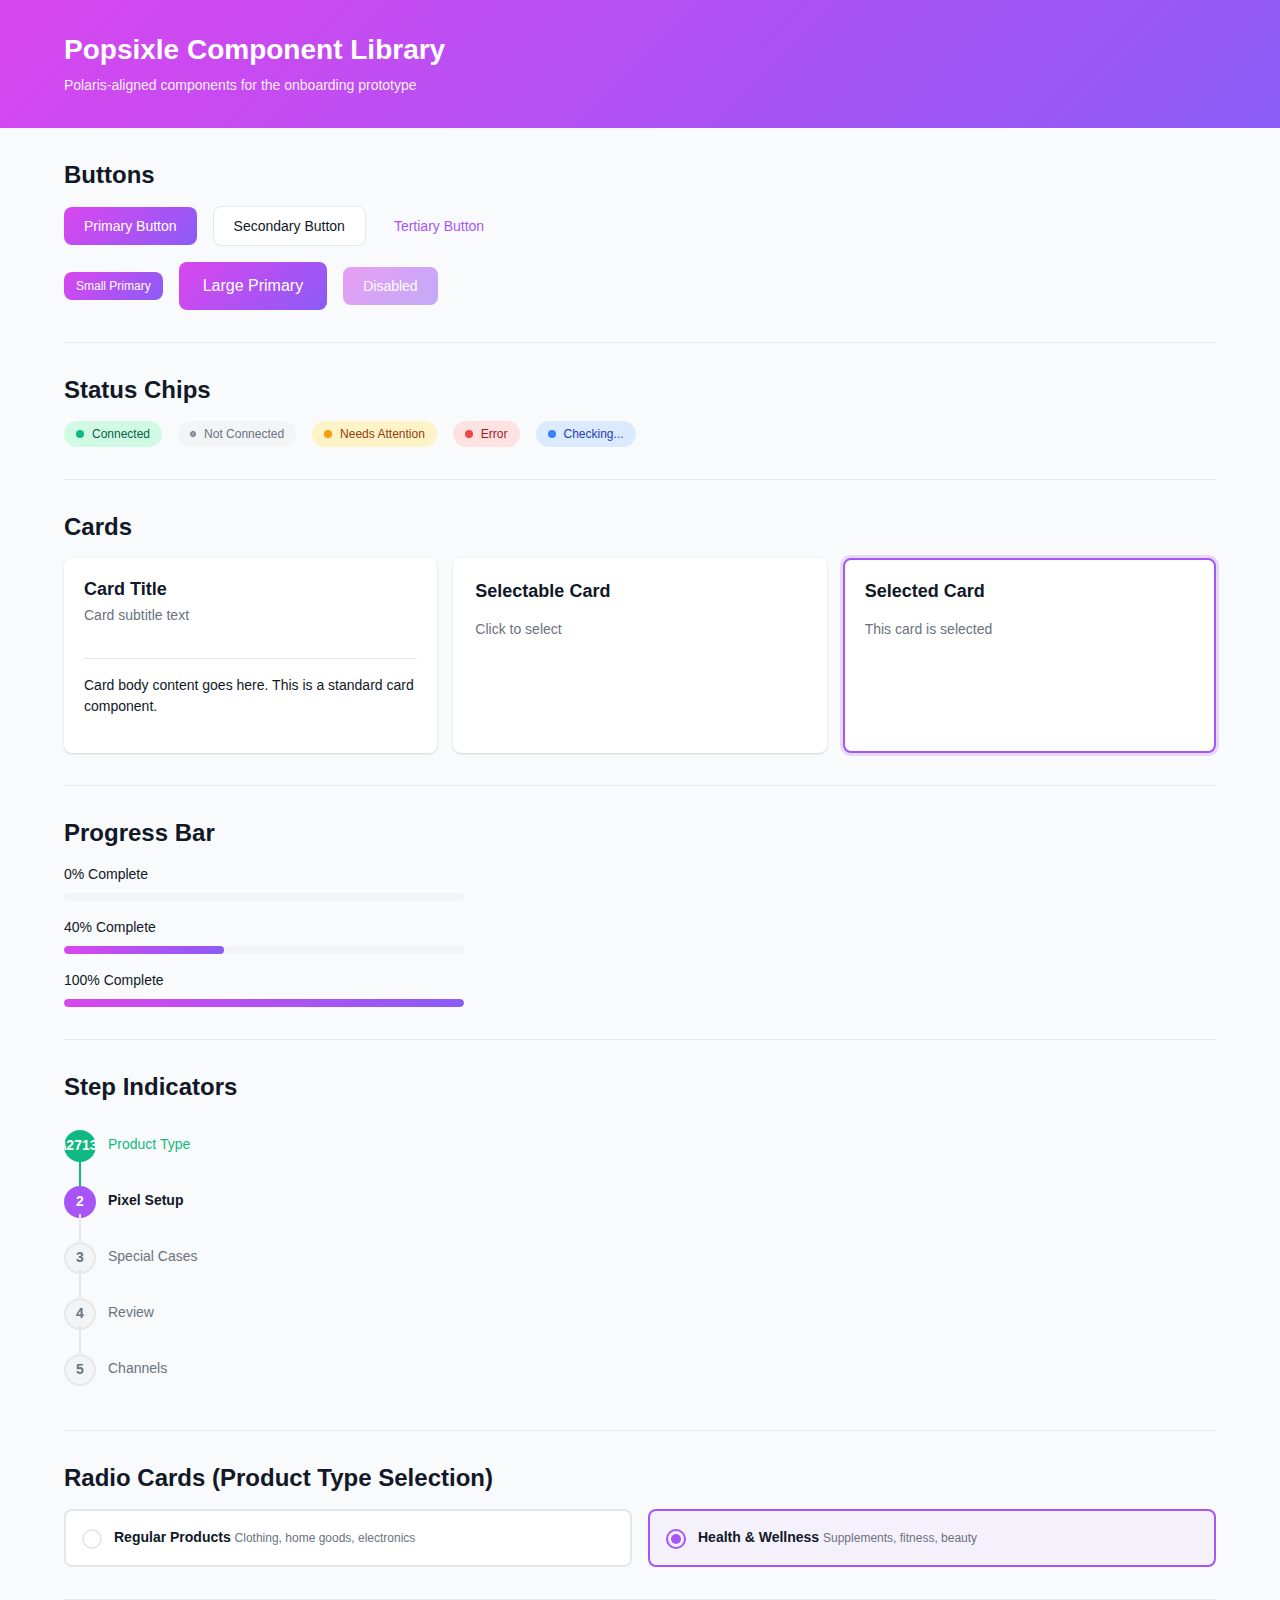
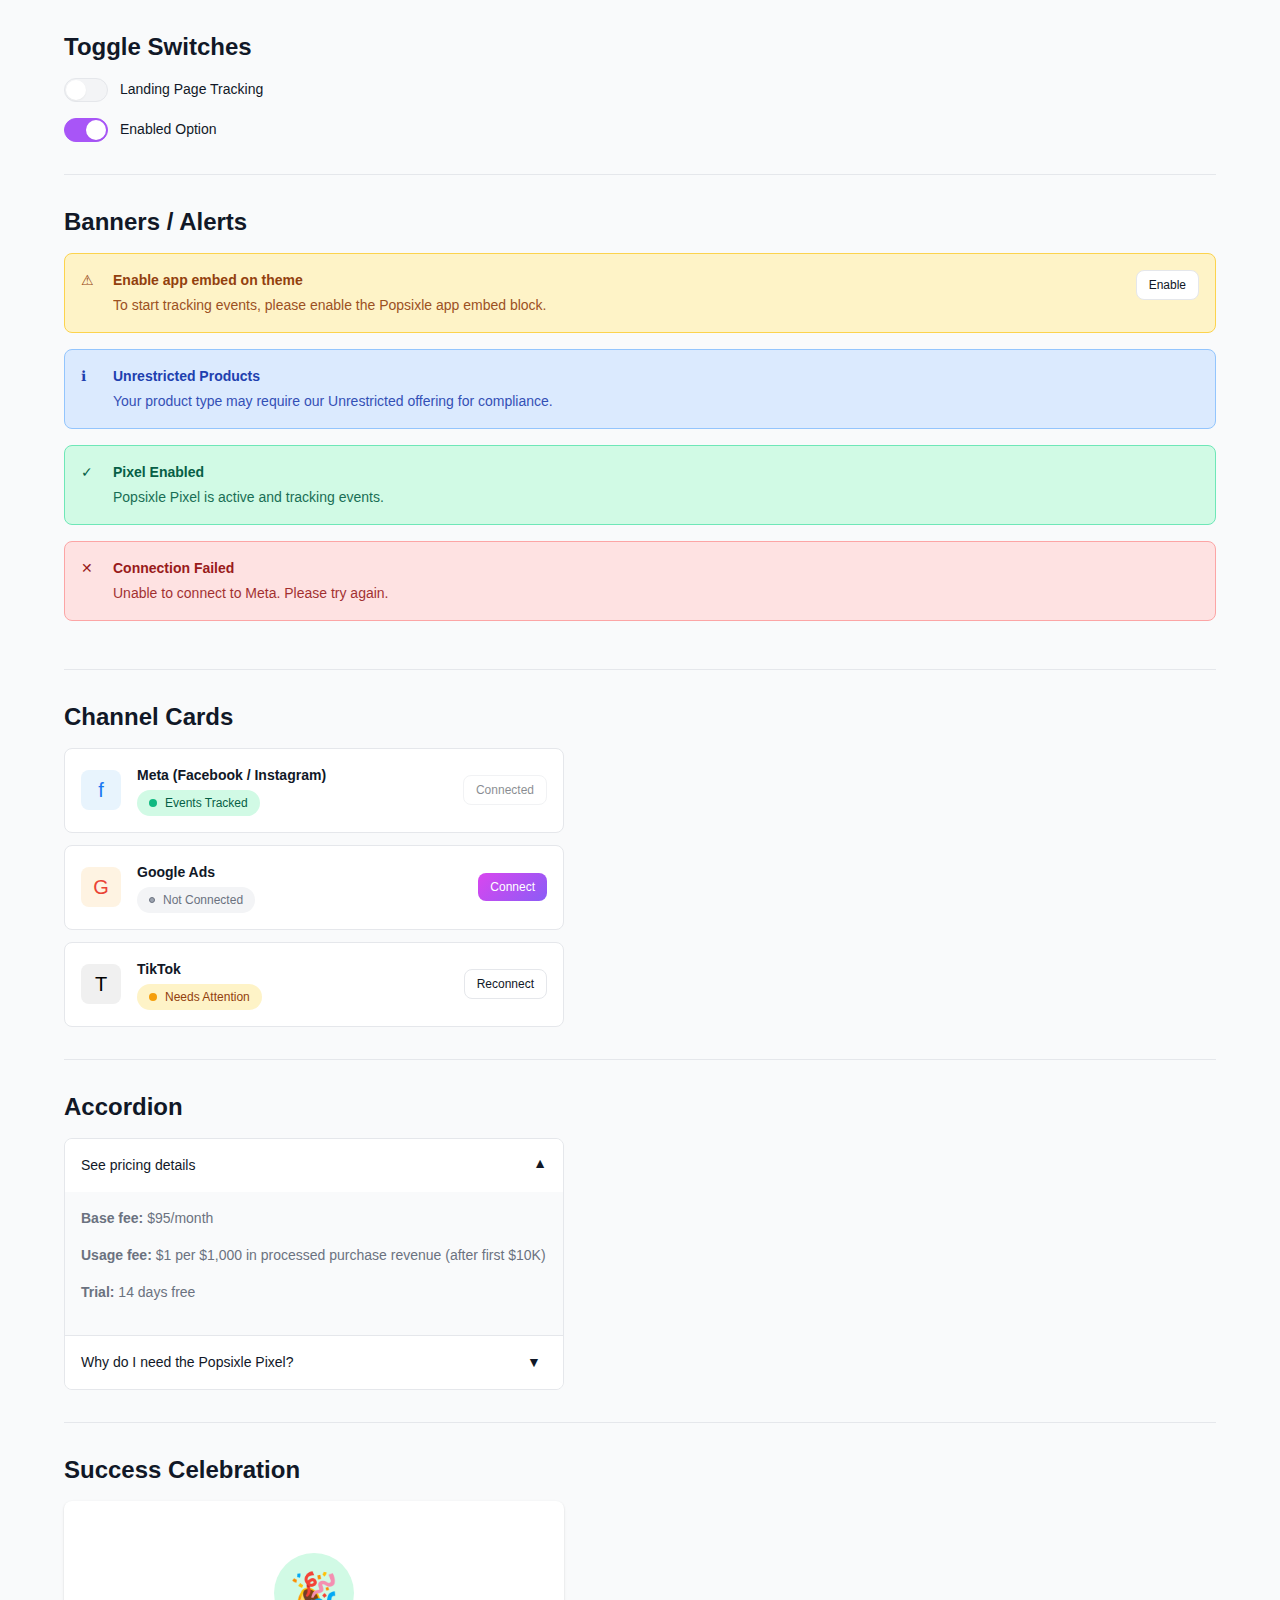
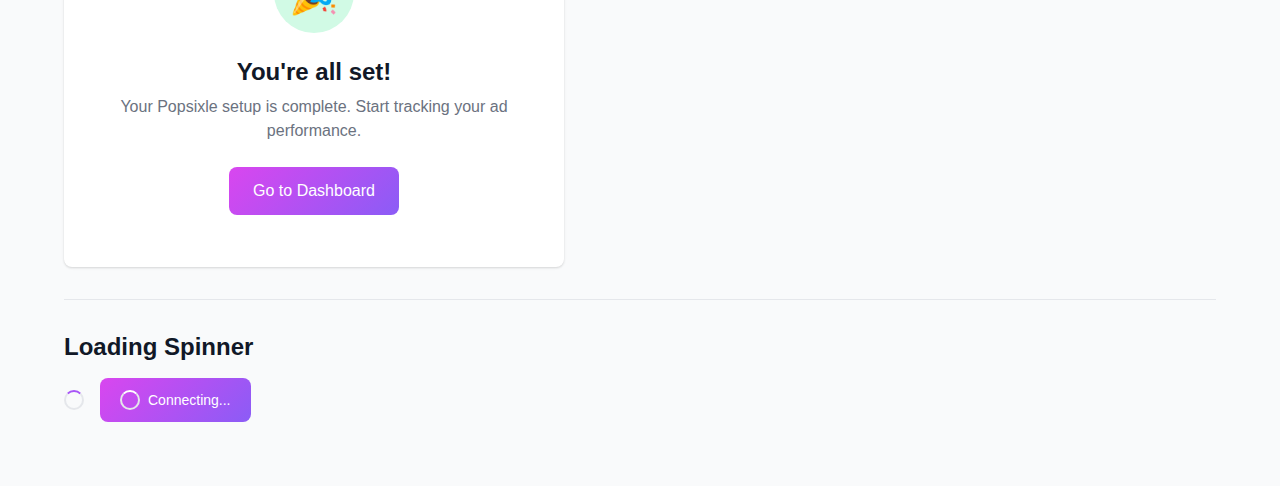
<file: components.html>
<!DOCTYPE html>
<html lang="en">
<head>
  <meta charset="UTF-8">
  <meta name="viewport" content="width=device-width, initial-scale=1.0">
  <title>Popsixle - Component Library</title>
  <link rel="stylesheet" href="css/styles.css">
  <link rel="stylesheet" href="css/components.css">
  <style>
    .component-section {
      margin-bottom: var(--space-8);
      padding-bottom: var(--space-8);
      border-bottom: 1px solid var(--color-border);
    }
    .component-section:last-child {
      border-bottom: none;
    }
    .component-grid {
      display: grid;
      grid-template-columns: repeat(auto-fit, minmax(200px, 1fr));
      gap: var(--space-4);
      margin-top: var(--space-4);
    }
    .component-row {
      display: flex;
      flex-wrap: wrap;
      gap: var(--space-4);
      margin-top: var(--space-4);
      align-items: center;
    }
    .page-header {
      background: linear-gradient(135deg, var(--color-primary-gradient-start), var(--color-primary-gradient-end));
      color: white;
      padding: var(--space-8);
      margin-bottom: var(--space-8);
    }
    .page-header h1 {
      margin: 0;
    }
    .page-header p {
      margin: var(--space-2) 0 0;
      opacity: 0.9;
    }
  </style>
</head>
<body>
  <div class="page-header">
    <div class="container">
      <h1>Popsixle Component Library</h1>
      <p>Polaris-aligned components for the onboarding prototype</p>
    </div>
  </div>

  <div class="container">
    <!-- Buttons -->
    <section class="component-section">
      <h2>Buttons</h2>
      <div class="component-row">
        <button class="btn btn-primary">Primary Button</button>
        <button class="btn btn-secondary">Secondary Button</button>
        <button class="btn btn-tertiary">Tertiary Button</button>
      </div>
      <div class="component-row">
        <button class="btn btn-primary btn-sm">Small Primary</button>
        <button class="btn btn-primary btn-lg">Large Primary</button>
        <button class="btn btn-primary" disabled>Disabled</button>
      </div>
    </section>

    <!-- Status Chips -->
    <section class="component-section">
      <h2>Status Chips</h2>
      <div class="component-row">
        <span class="status-chip status-connected">Connected</span>
        <span class="status-chip status-not-connected">Not Connected</span>
        <span class="status-chip status-attention">Needs Attention</span>
        <span class="status-chip status-error">Error</span>
        <span class="status-chip status-checking">Checking...</span>
      </div>
    </section>

    <!-- Cards -->
    <section class="component-section">
      <h2>Cards</h2>
      <div class="component-grid">
        <div class="card">
          <div class="card-header">
            <h3 class="card-title">Card Title</h3>
            <p class="card-subtitle">Card subtitle text</p>
          </div>
          <div class="card-body">
            <p>Card body content goes here. This is a standard card component.</p>
          </div>
        </div>
        <div class="card card-selectable">
          <div class="card-body">
            <h4>Selectable Card</h4>
            <p class="text-secondary text-sm">Click to select</p>
          </div>
        </div>
        <div class="card card-selectable selected">
          <div class="card-body">
            <h4>Selected Card</h4>
            <p class="text-secondary text-sm">This card is selected</p>
          </div>
        </div>
      </div>
    </section>

    <!-- Progress Bar -->
    <section class="component-section">
      <h2>Progress Bar</h2>
      <div style="max-width: 400px;">
        <p class="text-sm mb-2">0% Complete</p>
        <div class="progress-bar">
          <div class="progress-bar-fill" style="width: 0%"></div>
        </div>
        <p class="text-sm mb-2 mt-4">40% Complete</p>
        <div class="progress-bar">
          <div class="progress-bar-fill" style="width: 40%"></div>
        </div>
        <p class="text-sm mb-2 mt-4">100% Complete</p>
        <div class="progress-bar">
          <div class="progress-bar-fill" style="width: 100%"></div>
        </div>
      </div>
    </section>

    <!-- Step Indicators -->
    <section class="component-section">
      <h2>Step Indicators</h2>
      <div style="max-width: 300px;">
        <ul class="step-list">
          <li class="step-item completed">
            <span class="step-number"></span>
            <div class="step-content">
              <span class="step-title">Product Type</span>
            </div>
          </li>
          <li class="step-item active">
            <span class="step-number">2</span>
            <div class="step-content">
              <span class="step-title">Pixel Setup</span>
            </div>
          </li>
          <li class="step-item">
            <span class="step-number">3</span>
            <div class="step-content">
              <span class="step-title">Special Cases</span>
            </div>
          </li>
          <li class="step-item">
            <span class="step-number">4</span>
            <div class="step-content">
              <span class="step-title">Review</span>
            </div>
          </li>
          <li class="step-item">
            <span class="step-number">5</span>
            <div class="step-content">
              <span class="step-title">Channels</span>
            </div>
          </li>
        </ul>
      </div>
    </section>

    <!-- Radio Cards -->
    <section class="component-section">
      <h2>Radio Cards (Product Type Selection)</h2>
      <div class="component-grid">
        <label class="radio-card">
          <input type="radio" name="demo-type" class="radio-card-input">
          <span class="radio-card-indicator"></span>
          <div class="radio-card-content">
            <span class="radio-card-title">Regular Products</span>
            <span class="radio-card-description">Clothing, home goods, electronics</span>
          </div>
        </label>
        <label class="radio-card selected">
          <input type="radio" name="demo-type" class="radio-card-input" checked>
          <span class="radio-card-indicator"></span>
          <div class="radio-card-content">
            <span class="radio-card-title">Health & Wellness</span>
            <span class="radio-card-description">Supplements, fitness, beauty</span>
          </div>
        </label>
      </div>
    </section>

    <!-- Toggles -->
    <section class="component-section">
      <h2>Toggle Switches</h2>
      <div class="component-row">
        <label class="toggle">
          <input type="checkbox" class="toggle-input">
          <span class="toggle-switch"></span>
          <span class="toggle-label">Landing Page Tracking</span>
        </label>
      </div>
      <div class="component-row">
        <label class="toggle">
          <input type="checkbox" class="toggle-input" checked>
          <span class="toggle-switch"></span>
          <span class="toggle-label">Enabled Option</span>
        </label>
      </div>
    </section>

    <!-- Banners -->
    <section class="component-section">
      <h2>Banners / Alerts</h2>
      <div class="banner banner-warning">
        <span class="banner-icon">&#9888;</span>
        <div class="banner-content">
          <div class="banner-title">Enable app embed on theme</div>
          <div class="banner-message">To start tracking events, please enable the Popsixle app embed block.</div>
        </div>
        <div class="banner-action">
          <button class="btn btn-sm btn-secondary">Enable</button>
        </div>
      </div>
      <div class="banner banner-info">
        <span class="banner-icon">&#8505;</span>
        <div class="banner-content">
          <div class="banner-title">Unrestricted Products</div>
          <div class="banner-message">Your product type may require our Unrestricted offering for compliance.</div>
        </div>
      </div>
      <div class="banner banner-success">
        <span class="banner-icon">&#10003;</span>
        <div class="banner-content">
          <div class="banner-title">Pixel Enabled</div>
          <div class="banner-message">Popsixle Pixel is active and tracking events.</div>
        </div>
      </div>
      <div class="banner banner-error">
        <span class="banner-icon">&#10005;</span>
        <div class="banner-content">
          <div class="banner-title">Connection Failed</div>
          <div class="banner-message">Unable to connect to Meta. Please try again.</div>
        </div>
      </div>
    </section>

    <!-- Channel Cards -->
    <section class="component-section">
      <h2>Channel Cards</h2>
      <div style="max-width: 500px; display: flex; flex-direction: column; gap: var(--space-3);">
        <div class="channel-card" data-channel="meta">
          <div class="channel-icon channel-icon-meta">f</div>
          <div class="channel-info">
            <div class="channel-name">Meta (Facebook / Instagram)</div>
            <div class="channel-status">
              <span class="status-chip status-connected">Events Tracked</span>
            </div>
          </div>
          <div class="channel-action">
            <button class="btn btn-secondary btn-sm" disabled>Connected</button>
          </div>
        </div>
        <div class="channel-card" data-channel="google">
          <div class="channel-icon channel-icon-google">G</div>
          <div class="channel-info">
            <div class="channel-name">Google Ads</div>
            <div class="channel-status">
              <span class="status-chip status-not-connected">Not Connected</span>
            </div>
          </div>
          <div class="channel-action">
            <button class="btn btn-primary btn-sm">Connect</button>
          </div>
        </div>
        <div class="channel-card" data-channel="tiktok">
          <div class="channel-icon channel-icon-tiktok">T</div>
          <div class="channel-info">
            <div class="channel-name">TikTok</div>
            <div class="channel-status">
              <span class="status-chip status-attention">Needs Attention</span>
            </div>
          </div>
          <div class="channel-action">
            <button class="btn btn-secondary btn-sm">Reconnect</button>
          </div>
        </div>
      </div>
    </section>

    <!-- Accordion -->
    <section class="component-section">
      <h2>Accordion</h2>
      <div class="accordion" style="max-width: 500px;">
        <div class="accordion-item open">
          <div class="accordion-header">
            <span class="accordion-title">See pricing details</span>
            <span class="accordion-icon">&#9660;</span>
          </div>
          <div class="accordion-content">
            <div class="accordion-body">
              <p><strong>Base fee:</strong> $95/month</p>
              <p><strong>Usage fee:</strong> $1 per $1,000 in processed purchase revenue (after first $10K)</p>
              <p><strong>Trial:</strong> 14 days free</p>
            </div>
          </div>
        </div>
        <div class="accordion-item">
          <div class="accordion-header">
            <span class="accordion-title">Why do I need the Popsixle Pixel?</span>
            <span class="accordion-icon">&#9660;</span>
          </div>
          <div class="accordion-content">
            <div class="accordion-body">
              <p>The pixel captures conversion events from your store and sends them server-side to ad platforms.</p>
            </div>
          </div>
        </div>
      </div>
    </section>

    <!-- Celebration -->
    <section class="component-section">
      <h2>Success Celebration</h2>
      <div class="card" style="max-width: 500px;">
        <div class="celebration">
          <div class="celebration-icon">&#127881;</div>
          <h3 class="celebration-title">You're all set!</h3>
          <p class="celebration-message">Your Popsixle setup is complete. Start tracking your ad performance.</p>
          <button class="btn btn-primary btn-lg">Go to Dashboard</button>
        </div>
      </div>
    </section>

    <!-- Loading Spinner -->
    <section class="component-section">
      <h2>Loading Spinner</h2>
      <div class="component-row">
        <div class="spinner"></div>
        <button class="btn btn-primary">
          <span class="spinner" style="border-top-color: white;"></span>
          Connecting...
        </button>
      </div>
    </section>

  </div>

  <script src="js/main.js"></script>
</body>
</html>
</file>
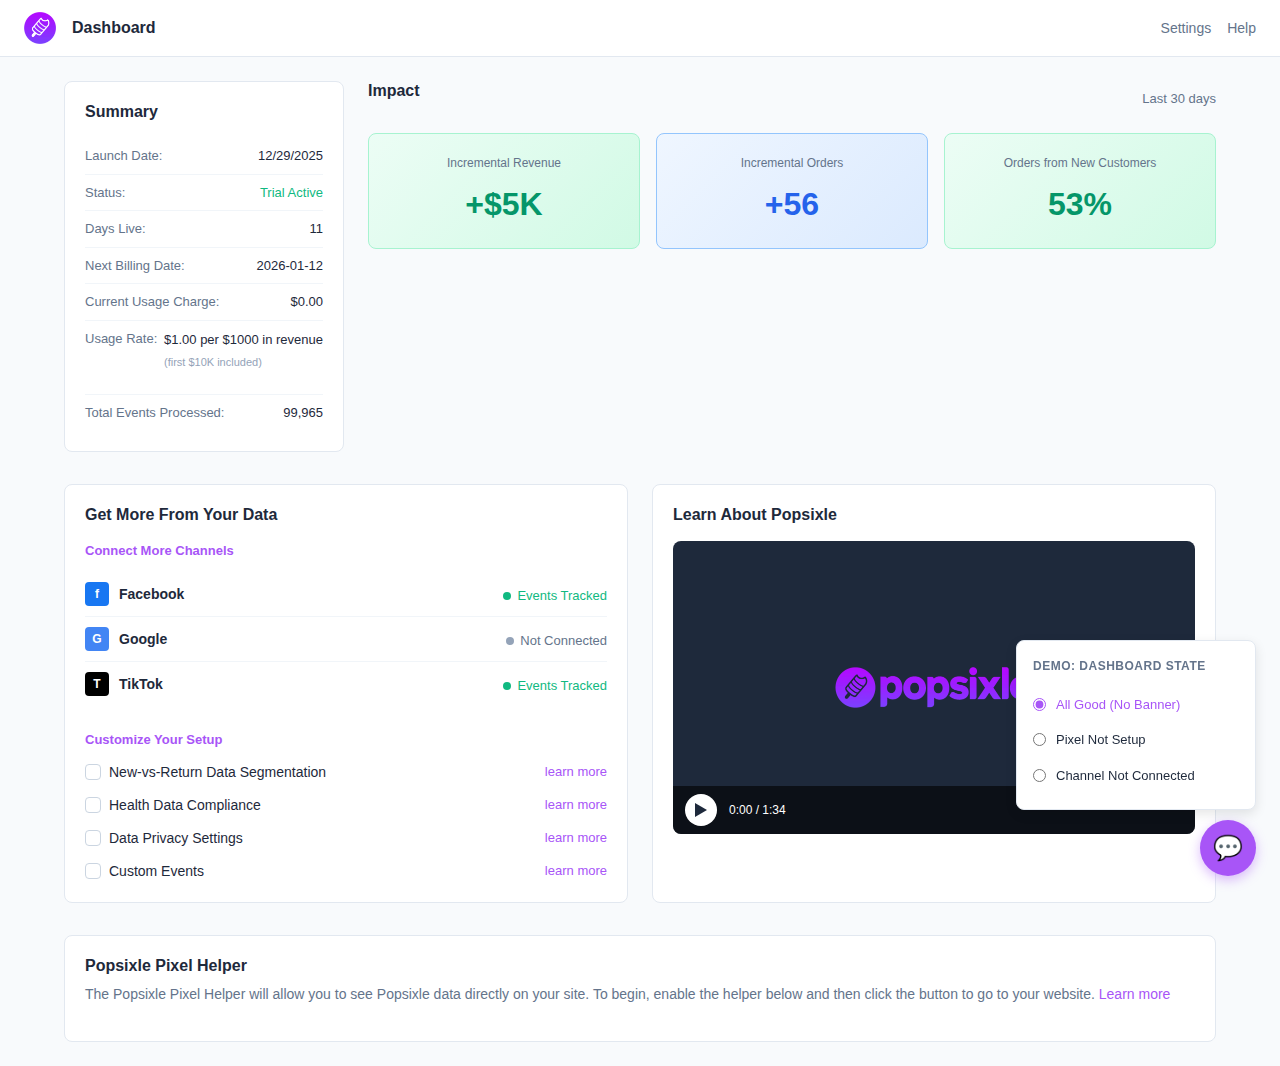
<file: dashboard.html>
<!DOCTYPE html>
<html lang="en">
<head>
  <meta charset="UTF-8">
  <meta name="viewport" content="width=device-width, initial-scale=1.0">
  <title>Popsixle - Dashboard</title>
  <link rel="stylesheet" href="css/styles.css">
  <link rel="stylesheet" href="css/components.css">
  <style>
    * {
      margin: 0;
      padding: 0;
      box-sizing: border-box;
    }

    body {
      font-family: -apple-system, BlinkMacSystemFont, 'Segoe UI', Roboto, Oxygen, Ubuntu, sans-serif;
      background: #F8FAFC;
      min-height: 100vh;
    }

    /* Dashboard Nav */
    .dashboard-nav {
      background: white;
      border-bottom: 1px solid #E2E8F0;
      padding: 12px 24px;
      display: flex;
      align-items: center;
      justify-content: space-between;
      position: sticky;
      top: 0;
      z-index: 100;
    }

    .dashboard-nav-left {
      display: flex;
      align-items: center;
      gap: 16px;
    }

    .dashboard-logo {
      height: 32px;
    }

    .dashboard-nav-title {
      font-size: 16px;
      font-weight: 600;
      color: #1E293B;
    }

    .dashboard-nav-right {
      display: flex;
      align-items: center;
      gap: 16px;
    }

    .nav-link {
      font-size: 14px;
      color: #64748B;
      text-decoration: none;
      font-weight: 500;
    }

    .nav-link:hover {
      color: #A855F7;
    }

    /* Conditional Banner - CRITICAL BLOCKER */
    .conditional-banner {
      background: #DC2626;
      padding: 20px 24px;
      display: flex;
      align-items: center;
      justify-content: center;
      gap: 24px;
      box-shadow: 0 4px 12px rgba(220, 38, 38, 0.3);
    }

    .conditional-banner.hidden {
      display: none;
    }

    .banner-content {
      display: flex;
      align-items: center;
      gap: 12px;
    }

    .banner-icon {
      color: white;
      font-size: 24px;
      line-height: 1;
      display: flex;
      align-items: center;
      animation: pulse 1.5s ease-in-out infinite;
    }

    @keyframes pulse {
      0%, 100% { opacity: 1; transform: scale(1); }
      50% { opacity: 0.8; transform: scale(1.1); }
    }

    .banner-text {
      font-size: 16px;
      color: white;
      font-weight: 600;
      line-height: 1;
    }

    .banner-btn {
      background: white;
      color: #DC2626;
      border: none;
      padding: 12px 28px;
      border-radius: 6px;
      font-size: 15px;
      font-weight: 600;
      cursor: pointer;
      text-decoration: none;
      box-shadow: 0 2px 8px rgba(0,0,0,0.15);
      transition: transform 0.2s ease, box-shadow 0.2s ease;
    }

    .banner-btn:hover {
      background: #FEF2F2;
      transform: translateY(-1px);
      box-shadow: 0 4px 12px rgba(0,0,0,0.2);
    }

    /* Demo Selector */
    .demo-selector {
      position: fixed;
      bottom: 90px;
      right: 24px;
      background: white;
      border: 1px solid #E2E8F0;
      border-radius: 8px;
      padding: 16px;
      box-shadow: 0 4px 12px rgba(0,0,0,0.1);
      z-index: 9998;
      width: 240px;
    }

    .demo-selector-title {
      font-size: 12px;
      font-weight: 600;
      color: #64748B;
      text-transform: uppercase;
      letter-spacing: 0.5px;
      margin-bottom: 12px;
    }

    .demo-option {
      display: flex;
      align-items: center;
      gap: 10px;
      padding: 8px 0;
      cursor: pointer;
    }

    .demo-option input {
      accent-color: #A855F7;
    }

    .demo-option-label {
      font-size: 13px;
      color: #1E293B;
    }

    .demo-option.active .demo-option-label {
      color: #A855F7;
      font-weight: 500;
    }

    /* Dashboard Container */
    .dashboard-container {
      max-width: 1200px;
      margin: 0 auto;
      padding: 24px;
    }

    /* Dashboard Grid */
    .dashboard-grid {
      display: grid;
      grid-template-columns: 280px 1fr;
      gap: 24px;
      margin-bottom: 32px;
    }

    /* Summary Panel */
    .summary-panel {
      background: white;
      border: 1px solid #E2E8F0;
      border-radius: 8px;
      padding: 20px;
    }

    .summary-title {
      font-size: 16px;
      font-weight: 600;
      color: #1E293B;
      margin-bottom: 16px;
    }

    .summary-item {
      display: flex;
      justify-content: space-between;
      padding: 8px 0;
      border-bottom: 1px solid #F1F5F9;
    }

    .summary-item:last-child {
      border-bottom: none;
    }

    .summary-label {
      font-size: 13px;
      color: #64748B;
    }

    .summary-value {
      font-size: 13px;
      color: #1E293B;
      font-weight: 500;
    }

    .summary-value.status-active {
      color: #10B981;
    }

    .summary-note {
      font-size: 11px;
      color: #94A3B8;
      margin-top: 4px;
    }

    /* Impact Cards */
    .impact-section {
      display: flex;
      flex-direction: column;
      gap: 16px;
    }

    .impact-header {
      display: flex;
      align-items: center;
      justify-content: space-between;
    }

    .impact-title {
      font-size: 16px;
      font-weight: 600;
      color: #1E293B;
    }

    .impact-period {
      font-size: 13px;
      color: #64748B;
    }

    .impact-cards {
      display: grid;
      grid-template-columns: repeat(3, 1fr);
      gap: 16px;
    }

    .impact-card {
      background: white;
      border: 1px solid #E2E8F0;
      border-radius: 8px;
      padding: 20px;
      text-align: center;
    }

    .impact-card.green {
      background: linear-gradient(135deg, #ECFDF5 0%, #D1FAE5 100%);
      border-color: #A7F3D0;
    }

    .impact-card.blue {
      background: linear-gradient(135deg, #EFF6FF 0%, #DBEAFE 100%);
      border-color: #93C5FD;
    }

    .impact-card-label {
      font-size: 12px;
      color: #64748B;
      margin-bottom: 8px;
    }

    .impact-card-value {
      font-size: 32px;
      font-weight: 700;
    }

    .impact-card.green .impact-card-value {
      color: #059669;
    }

    .impact-card.blue .impact-card-value {
      color: #2563EB;
    }

    /* Get More From Your Data */
    .data-section {
      display: grid;
      grid-template-columns: 1fr 1fr;
      gap: 24px;
      margin-bottom: 32px;
    }

    .data-card {
      background: white;
      border: 1px solid #E2E8F0;
      border-radius: 8px;
      padding: 20px;
    }

    .data-card-title {
      font-size: 16px;
      font-weight: 600;
      color: #1E293B;
      margin-bottom: 16px;
    }

    .data-section-title {
      font-size: 13px;
      font-weight: 600;
      color: #A855F7;
      margin-bottom: 12px;
    }

    .channel-row {
      display: flex;
      align-items: center;
      justify-content: space-between;
      padding: 10px 0;
      border-bottom: 1px solid #F1F5F9;
    }

    .channel-row:last-child {
      border-bottom: none;
    }

    .channel-info {
      display: flex;
      align-items: center;
      gap: 10px;
    }

    .channel-icon {
      width: 24px;
      height: 24px;
      border-radius: 4px;
      display: flex;
      align-items: center;
      justify-content: center;
      font-size: 12px;
      font-weight: 700;
    }

    .channel-icon.facebook {
      background: #1877F2;
      color: white;
    }

    .channel-icon.google {
      background: #4285F4;
      color: white;
    }

    .channel-icon.tiktok {
      background: #000;
      color: white;
    }

    .channel-name {
      font-size: 14px;
      color: #1E293B;
    }

    .channel-status {
      display: flex;
      align-items: center;
      gap: 6px;
      font-size: 13px;
    }

    .channel-status-dot {
      width: 8px;
      height: 8px;
      border-radius: 50%;
    }

    .channel-status-dot.connected {
      background: #10B981;
    }

    .channel-status-dot.not-connected {
      background: #94A3B8;
    }

    .channel-status.connected {
      color: #10B981;
    }

    .channel-status.not-connected {
      color: #64748B;
    }

    /* Setup Links */
    .setup-links {
      display: flex;
      flex-direction: column;
      gap: 12px;
    }

    .setup-link {
      display: flex;
      align-items: center;
      gap: 8px;
    }

    .setup-checkbox {
      width: 16px;
      height: 16px;
      border: 1px solid #CBD5E1;
      border-radius: 4px;
    }

    .setup-link-text {
      font-size: 14px;
      color: #1E293B;
    }

    .setup-link-action {
      font-size: 13px;
      color: #A855F7;
      text-decoration: none;
      margin-left: auto;
    }

    .setup-link-action:hover {
      text-decoration: underline;
    }

    /* Learn Section */
    .learn-card {
      background: white;
      border: 1px solid #E2E8F0;
      border-radius: 8px;
      padding: 20px;
    }

    .learn-title {
      font-size: 16px;
      font-weight: 600;
      color: #1E293B;
      margin-bottom: 16px;
    }

    .video-placeholder {
      background: #1E293B;
      border-radius: 8px;
      aspect-ratio: 16/9;
      display: flex;
      align-items: center;
      justify-content: center;
      position: relative;
      overflow: hidden;
    }

    .video-logo {
      max-width: 200px;
    }

    .video-controls {
      position: absolute;
      bottom: 0;
      left: 0;
      right: 0;
      background: rgba(0,0,0,0.6);
      padding: 8px 12px;
      display: flex;
      align-items: center;
      gap: 12px;
    }

    .play-btn {
      width: 32px;
      height: 32px;
      background: white;
      border-radius: 50%;
      display: flex;
      align-items: center;
      justify-content: center;
      cursor: pointer;
    }

    .video-time {
      font-size: 12px;
      color: white;
    }

    /* Pixel Helper */
    .pixel-helper {
      background: white;
      border: 1px solid #E2E8F0;
      border-radius: 8px;
      padding: 20px;
      margin-top: 24px;
    }

    .pixel-helper-title {
      font-size: 16px;
      font-weight: 600;
      color: #1E293B;
      margin-bottom: 8px;
    }

    .pixel-helper-text {
      font-size: 14px;
      color: #64748B;
      line-height: 1.5;
    }

    .pixel-helper-link {
      color: #A855F7;
      text-decoration: none;
    }

    .pixel-helper-link:hover {
      text-decoration: underline;
    }

    /* Live Chat Button */
    .live-chat-button {
      position: fixed;
      bottom: 24px;
      right: 24px;
      width: 56px;
      height: 56px;
      background: #A855F7;
      border-radius: 50%;
      display: flex;
      align-items: center;
      justify-content: center;
      cursor: pointer;
      box-shadow: 0 4px 12px rgba(168, 85, 247, 0.4);
      transition: transform 0.2s ease, box-shadow 0.2s ease, background 0.2s ease;
      z-index: 9999;
      border: none;
    }

    .live-chat-button:hover {
      transform: scale(1.05);
      background: #9333EA;
      box-shadow: 0 6px 16px rgba(168, 85, 247, 0.5);
    }

    .live-chat-icon {
      font-size: 24px;
      line-height: 1;
    }
  </style>
</head>
<body>
  <!-- Dashboard Nav -->
  <nav class="dashboard-nav">
    <div class="dashboard-nav-left">
      <img src="popsixle_logo_gradient_circle_500 (1).png" alt="Popsixle" class="dashboard-logo">
      <span class="dashboard-nav-title">Dashboard</span>
    </div>
    <div class="dashboard-nav-right">
      <a href="#" class="nav-link">Settings</a>
      <a href="#" class="nav-link">Help</a>
    </div>
  </nav>

  <!-- Conditional Banner: Pixel Not Setup -->
  <div class="conditional-banner hidden" id="pixel-warning-banner">
    <div class="banner-content">
      <span class="banner-icon">&#9888;</span>
      <span class="banner-text">Popsixle is not setup - Enable the Pixel to start tracking events</span>
    </div>
    <a href="onboarding.html" class="banner-btn">Enable Pixel</a>
  </div>

  <!-- Conditional Banner: Channel Not Connected -->
  <div class="conditional-banner hidden" id="channel-warning-banner">
    <div class="banner-content">
      <span class="banner-icon">&#9888;</span>
      <span class="banner-text">Popsixle is not setup - Connect a Channel to start tracking events</span>
    </div>
    <a href="onboarding.html" class="banner-btn">Connect Channel</a>
  </div>

  <!-- Dashboard Container -->
  <div class="dashboard-container">
    <!-- Main Grid: Summary + Impact -->
    <div class="dashboard-grid">
      <!-- Summary Panel -->
      <div class="summary-panel">
        <h2 class="summary-title">Summary</h2>
        <div class="summary-item">
          <span class="summary-label">Launch Date:</span>
          <span class="summary-value">12/29/2025</span>
        </div>
        <div class="summary-item">
          <span class="summary-label">Status:</span>
          <span class="summary-value status-active">Trial Active</span>
        </div>
        <div class="summary-item">
          <span class="summary-label">Days Live:</span>
          <span class="summary-value">11</span>
        </div>
        <div class="summary-item">
          <span class="summary-label">Next Billing Date:</span>
          <span class="summary-value">2026-01-12</span>
        </div>
        <div class="summary-item">
          <span class="summary-label">Current Usage Charge:</span>
          <span class="summary-value">$0.00</span>
        </div>
        <div class="summary-item">
          <span class="summary-label">Usage Rate:</span>
          <div>
            <span class="summary-value">$1.00 per $1000 in revenue</span>
            <p class="summary-note">(first $10K included)</p>
          </div>
        </div>
        <div class="summary-item">
          <span class="summary-label">Total Events Processed:</span>
          <span class="summary-value">99,965</span>
        </div>
      </div>

      <!-- Impact Section -->
      <div class="impact-section">
        <div class="impact-header">
          <h2 class="impact-title">Impact</h2>
          <span class="impact-period">Last 30 days</span>
        </div>
        <div class="impact-cards">
          <div class="impact-card green">
            <div class="impact-card-label">Incremental Revenue</div>
            <div class="impact-card-value">+$5K</div>
          </div>
          <div class="impact-card blue">
            <div class="impact-card-label">Incremental Orders</div>
            <div class="impact-card-value">+56</div>
          </div>
          <div class="impact-card green">
            <div class="impact-card-label">Orders from New Customers</div>
            <div class="impact-card-value">53%</div>
          </div>
        </div>
      </div>
    </div>

    <!-- Get More From Your Data + Learn -->
    <div class="data-section">
      <!-- Get More From Your Data -->
      <div class="data-card">
        <h2 class="data-card-title">Get More From Your Data</h2>

        <!-- Connect More Channels -->
        <div class="data-section-title">Connect More Channels</div>
        <div class="channel-list">
          <div class="channel-row">
            <div class="channel-info">
              <div class="channel-icon facebook">f</div>
              <span class="channel-name">Facebook</span>
            </div>
            <div class="channel-status connected" id="fb-status">
              <span class="channel-status-dot connected"></span>
              Events Tracked
            </div>
          </div>
          <div class="channel-row">
            <div class="channel-info">
              <div class="channel-icon google">G</div>
              <span class="channel-name">Google</span>
            </div>
            <div class="channel-status not-connected" id="google-status">
              <span class="channel-status-dot not-connected"></span>
              Not Connected
            </div>
          </div>
          <div class="channel-row">
            <div class="channel-info">
              <div class="channel-icon tiktok">T</div>
              <span class="channel-name">TikTok</span>
            </div>
            <div class="channel-status connected" id="tiktok-status">
              <span class="channel-status-dot connected"></span>
              Events Tracked
            </div>
          </div>
        </div>

        <!-- Customize Your Setup -->
        <div class="data-section-title" style="margin-top: 24px;">Customize Your Setup</div>
        <div class="setup-links">
          <div class="setup-link">
            <div class="setup-checkbox"></div>
            <span class="setup-link-text">New-vs-Return Data Segmentation</span>
            <a href="#" class="setup-link-action">learn more</a>
          </div>
          <div class="setup-link">
            <div class="setup-checkbox"></div>
            <span class="setup-link-text">Health Data Compliance</span>
            <a href="#" class="setup-link-action">learn more</a>
          </div>
          <div class="setup-link">
            <div class="setup-checkbox"></div>
            <span class="setup-link-text">Data Privacy Settings</span>
            <a href="#" class="setup-link-action">learn more</a>
          </div>
          <div class="setup-link">
            <div class="setup-checkbox"></div>
            <span class="setup-link-text">Custom Events</span>
            <a href="#" class="setup-link-action">learn more</a>
          </div>
        </div>
      </div>

      <!-- Learn About Popsixle -->
      <div class="learn-card">
        <h2 class="learn-title">Learn About Popsixle</h2>
        <div class="video-placeholder">
          <img src="popsixle_logo_gradient_1600.png" alt="Popsixle" class="video-logo">
          <div class="video-controls">
            <div class="play-btn">
              <svg width="12" height="14" viewBox="0 0 12 14" fill="none">
                <path d="M0 0L12 7L0 14V0Z" fill="#1E293B"/>
              </svg>
            </div>
            <span class="video-time">0:00 / 1:34</span>
          </div>
        </div>
      </div>
    </div>

    <!-- Popsixle Pixel Helper -->
    <div class="pixel-helper">
      <h2 class="pixel-helper-title">Popsixle Pixel Helper</h2>
      <p class="pixel-helper-text">
        The Popsixle Pixel Helper will allow you to see Popsixle data directly on your site. To begin, enable the helper below and then click the button to go to your website.
        <a href="#" class="pixel-helper-link">Learn more</a>
      </p>
    </div>
  </div>

  <!-- Demo Selector -->
  <div class="demo-selector">
    <div class="demo-selector-title">Demo: Dashboard State</div>
    <label class="demo-option">
      <input type="radio" name="demo-state" value="all-good" checked>
      <span class="demo-option-label">All Good (No Banner)</span>
    </label>
    <label class="demo-option">
      <input type="radio" name="demo-state" value="pixel-not-setup">
      <span class="demo-option-label">Pixel Not Setup</span>
    </label>
    <label class="demo-option">
      <input type="radio" name="demo-state" value="channel-not-connected">
      <span class="demo-option-label">Channel Not Connected</span>
    </label>
  </div>

  <!-- Live Chat Button -->
  <button class="live-chat-button" title="Chat with us">
    <span class="live-chat-icon">💬</span>
  </button>

  <script>
    // Banner elements
    const pixelBanner = document.getElementById('pixel-warning-banner');
    const channelBanner = document.getElementById('channel-warning-banner');

    // Function to update dashboard state based on demo selector
    function updateDashboardState(state) {
      // Hide all banners first
      pixelBanner.classList.add('hidden');
      channelBanner.classList.add('hidden');

      // Show appropriate banner based on state
      switch (state) {
        case 'pixel-not-setup':
          pixelBanner.classList.remove('hidden');
          break;
        case 'channel-not-connected':
          channelBanner.classList.remove('hidden');
          break;
        case 'all-good':
        default:
          // All banners hidden (already done above)
          break;
      }
    }

    // Demo selector event listeners
    document.querySelectorAll('input[name="demo-state"]').forEach(radio => {
      radio.addEventListener('change', function() {
        updateDashboardState(this.value);

        // Update active state styling
        document.querySelectorAll('.demo-option').forEach(opt => {
          opt.classList.remove('active');
        });
        this.closest('.demo-option').classList.add('active');
      });
    });

    // Set initial state
    const initialRadio = document.querySelector('input[name="demo-state"]:checked');
    if (initialRadio) {
      initialRadio.closest('.demo-option').classList.add('active');
      updateDashboardState(initialRadio.value);
    }
  </script>
</body>
</html>
</file>
<file: css/styles.css>
/* Popsixle Onboarding Prototype - Base Styles */
/* Polaris-aligned design system */

/* ============================================
   CSS CUSTOM PROPERTIES (Design Tokens)
   ============================================ */

:root {
  /* Brand Colors */
  --color-primary: #A855F7;
  --color-primary-gradient-start: #D946EF;
  --color-primary-gradient-end: #8B5CF6;
  --color-primary-hover: #9333EA;

  /* Status Colors */
  --color-success: #10B981;
  --color-success-bg: #D1FAE5;
  --color-warning: #F59E0B;
  --color-warning-bg: #FEF3C7;
  --color-error: #EF4444;
  --color-error-bg: #FEE2E2;
  --color-info: #3B82F6;
  --color-info-bg: #DBEAFE;

  /* Neutral Colors */
  --color-text-primary: #111827;
  --color-text-secondary: #6B7280;
  --color-text-muted: #9CA3AF;
  --color-text-inverse: #FFFFFF;

  /* Background Colors */
  --color-bg-primary: #FFFFFF;
  --color-bg-secondary: #F9FAFB;
  --color-bg-tertiary: #F3F4F6;
  --color-bg-hover: #F3F4F6;

  /* Border Colors */
  --color-border: #E5E7EB;
  --color-border-hover: #D1D5DB;
  --color-border-focus: #A855F7;

  /* Spacing (Polaris 16px base) */
  --space-1: 4px;
  --space-2: 8px;
  --space-3: 12px;
  --space-4: 16px;
  --space-5: 20px;
  --space-6: 24px;
  --space-8: 32px;
  --space-10: 40px;
  --space-12: 48px;

  /* Typography */
  --font-family: -apple-system, BlinkMacSystemFont, 'Segoe UI', Roboto, Oxygen, Ubuntu, sans-serif;
  --font-size-xs: 12px;
  --font-size-sm: 14px;
  --font-size-base: 16px;
  --font-size-lg: 18px;
  --font-size-xl: 20px;
  --font-size-2xl: 24px;
  --font-size-3xl: 28px;

  --font-weight-normal: 400;
  --font-weight-medium: 500;
  --font-weight-semibold: 600;
  --font-weight-bold: 700;

  --line-height-tight: 1.25;
  --line-height-normal: 1.5;
  --line-height-relaxed: 1.625;

  /* Border Radius */
  --radius-sm: 4px;
  --radius-md: 8px;
  --radius-lg: 12px;
  --radius-full: 9999px;

  /* Shadows */
  --shadow-sm: 0 1px 2px rgba(0, 0, 0, 0.05);
  --shadow-md: 0 1px 3px rgba(0, 0, 0, 0.1), 0 1px 2px rgba(0, 0, 0, 0.06);
  --shadow-lg: 0 4px 6px rgba(0, 0, 0, 0.1), 0 2px 4px rgba(0, 0, 0, 0.06);

  /* Transitions */
  --transition-fast: 150ms ease;
  --transition-normal: 200ms ease;
  --transition-slow: 300ms ease;

  /* Layout */
  --sidebar-width: 280px;
  --content-max-width: 800px;
  --header-height: 64px;
}

/* ============================================
   RESET & BASE STYLES
   ============================================ */

*, *::before, *::after {
  box-sizing: border-box;
}

body {
  margin: 0;
  padding: 0;
  font-family: var(--font-family);
  font-size: var(--font-size-sm);
  line-height: var(--line-height-normal);
  color: var(--color-text-primary);
  background-color: var(--color-bg-secondary);
  -webkit-font-smoothing: antialiased;
  -moz-osx-font-smoothing: grayscale;
}

h1, h2, h3, h4, h5, h6 {
  margin: 0 0 var(--space-4);
  font-weight: var(--font-weight-semibold);
  line-height: var(--line-height-tight);
}

h1 {
  font-size: var(--font-size-3xl);
  font-weight: var(--font-weight-bold);
}

h2 {
  font-size: var(--font-size-2xl);
}

h3 {
  font-size: var(--font-size-xl);
}

h4 {
  font-size: var(--font-size-lg);
}

p {
  margin: 0 0 var(--space-4);
}

a {
  color: var(--color-primary);
  text-decoration: none;
  transition: color var(--transition-fast);
}

a:hover {
  color: var(--color-primary-hover);
  text-decoration: underline;
}

img {
  max-width: 100%;
  height: auto;
}

/* ============================================
   LAYOUT UTILITIES
   ============================================ */

.container {
  width: 100%;
  max-width: 1200px;
  margin: 0 auto;
  padding: 0 var(--space-6);
}

.flex {
  display: flex;
}

.flex-col {
  flex-direction: column;
}

.items-center {
  align-items: center;
}

.items-start {
  align-items: flex-start;
}

.justify-center {
  justify-content: center;
}

.justify-between {
  justify-content: space-between;
}

.justify-end {
  justify-content: flex-end;
}

.gap-1 { gap: var(--space-1); }
.gap-2 { gap: var(--space-2); }
.gap-3 { gap: var(--space-3); }
.gap-4 { gap: var(--space-4); }
.gap-5 { gap: var(--space-5); }
.gap-6 { gap: var(--space-6); }
.gap-8 { gap: var(--space-8); }

.w-full { width: 100%; }
.h-full { height: 100%; }

/* ============================================
   SPACING UTILITIES
   ============================================ */

.mt-1 { margin-top: var(--space-1); }
.mt-2 { margin-top: var(--space-2); }
.mt-3 { margin-top: var(--space-3); }
.mt-4 { margin-top: var(--space-4); }
.mt-5 { margin-top: var(--space-5); }
.mt-6 { margin-top: var(--space-6); }
.mt-8 { margin-top: var(--space-8); }

.mb-1 { margin-bottom: var(--space-1); }
.mb-2 { margin-bottom: var(--space-2); }
.mb-3 { margin-bottom: var(--space-3); }
.mb-4 { margin-bottom: var(--space-4); }
.mb-5 { margin-bottom: var(--space-5); }
.mb-6 { margin-bottom: var(--space-6); }
.mb-8 { margin-bottom: var(--space-8); }

.p-1 { padding: var(--space-1); }
.p-2 { padding: var(--space-2); }
.p-3 { padding: var(--space-3); }
.p-4 { padding: var(--space-4); }
.p-5 { padding: var(--space-5); }
.p-6 { padding: var(--space-6); }

/* ============================================
   TEXT UTILITIES
   ============================================ */

.text-xs { font-size: var(--font-size-xs); }
.text-sm { font-size: var(--font-size-sm); }
.text-base { font-size: var(--font-size-base); }
.text-lg { font-size: var(--font-size-lg); }
.text-xl { font-size: var(--font-size-xl); }
.text-2xl { font-size: var(--font-size-2xl); }
.text-3xl { font-size: var(--font-size-3xl); }

.font-normal { font-weight: var(--font-weight-normal); }
.font-medium { font-weight: var(--font-weight-medium); }
.font-semibold { font-weight: var(--font-weight-semibold); }
.font-bold { font-weight: var(--font-weight-bold); }

.text-primary { color: var(--color-text-primary); }
.text-secondary { color: var(--color-text-secondary); }
.text-muted { color: var(--color-text-muted); }
.text-success { color: var(--color-success); }
.text-warning { color: var(--color-warning); }
.text-error { color: var(--color-error); }

.text-center { text-align: center; }
.text-left { text-align: left; }
.text-right { text-align: right; }

/* ============================================
   MAIN LAYOUT STRUCTURE
   ============================================ */

.app-layout {
  display: flex;
  min-height: 100vh;
}

.app-sidebar {
  width: var(--sidebar-width);
  background: var(--color-bg-primary);
  border-right: 1px solid var(--color-border);
  padding: var(--space-6);
  position: fixed;
  top: 0;
  left: 0;
  height: 100vh;
  overflow-y: auto;
}

.app-main {
  flex: 1;
  margin-left: var(--sidebar-width);
  padding: var(--space-8);
}

.app-content {
  max-width: var(--content-max-width);
  margin: 0 auto;
}

/* Full-width layout (for pricing screen) */
.layout-full {
  min-height: 100vh;
  display: flex;
  flex-direction: column;
  align-items: center;
  justify-content: center;
  padding: var(--space-8);
  background: var(--color-bg-secondary);
}

/* ============================================
   HEADER
   ============================================ */

.header {
  display: flex;
  align-items: center;
  justify-content: space-between;
  padding: var(--space-4) var(--space-6);
  background: var(--color-bg-primary);
  border-bottom: 1px solid var(--color-border);
}

.header-logo {
  height: 32px;
}

.header-nav {
  display: flex;
  align-items: center;
  gap: var(--space-4);
}

/* ============================================
   HIDDEN/VISIBLE UTILITIES
   ============================================ */

.hidden {
  display: none !important;
}

.visible {
  display: block;
}

.sr-only {
  position: absolute;
  width: 1px;
  height: 1px;
  padding: 0;
  margin: -1px;
  overflow: hidden;
  clip: rect(0, 0, 0, 0);
  border: 0;
}
</file>
<file: css/components.css>
/* Popsixle Onboarding Prototype - Component Styles */

/* ============================================
   BUTTONS
   ============================================ */

.btn {
  display: inline-flex;
  align-items: center;
  justify-content: center;
  gap: var(--space-2);
  padding: var(--space-3) var(--space-5);
  font-family: var(--font-family);
  font-size: var(--font-size-sm);
  font-weight: var(--font-weight-medium);
  line-height: 1;
  text-decoration: none;
  border-radius: var(--radius-md);
  cursor: pointer;
  transition: all var(--transition-fast);
  border: none;
  outline: none;
}

.btn:focus-visible {
  box-shadow: 0 0 0 3px rgba(168, 85, 247, 0.3);
}

.btn:disabled {
  opacity: 0.5;
  cursor: not-allowed;
}

/* Primary Button */
.btn-primary {
  background: linear-gradient(135deg, var(--color-primary-gradient-start), var(--color-primary-gradient-end));
  color: var(--color-text-inverse);
}

.btn-primary:hover:not(:disabled) {
  background: linear-gradient(135deg, #E879F9, #A78BFA);
  transform: translateY(-1px);
  box-shadow: var(--shadow-md);
}

.btn-primary:active:not(:disabled) {
  transform: translateY(0);
}

/* Secondary Button */
.btn-secondary {
  background: var(--color-bg-primary);
  color: var(--color-text-primary);
  border: 1px solid var(--color-border);
}

.btn-secondary:hover:not(:disabled) {
  background: var(--color-bg-hover);
  border-color: var(--color-border-hover);
}

/* Tertiary Button (Text) */
.btn-tertiary {
  background: transparent;
  color: var(--color-primary);
  padding: var(--space-2) var(--space-3);
}

.btn-tertiary:hover:not(:disabled) {
  background: rgba(168, 85, 247, 0.1);
}

/* Button Sizes */
.btn-sm {
  padding: var(--space-2) var(--space-3);
  font-size: var(--font-size-xs);
}

.btn-lg {
  padding: var(--space-4) var(--space-6);
  font-size: var(--font-size-base);
}

/* Icon Button */
.btn-icon {
  padding: var(--space-2);
  min-width: 36px;
  min-height: 36px;
}

/* ============================================
   CARDS
   ============================================ */

.card {
  background: var(--color-bg-primary);
  border-radius: var(--radius-md);
  box-shadow: var(--shadow-md);
  padding: var(--space-5);
}

.card-header {
  margin-bottom: var(--space-4);
  padding-bottom: var(--space-4);
  border-bottom: 1px solid var(--color-border);
}

.card-title {
  font-size: var(--font-size-lg);
  font-weight: var(--font-weight-semibold);
  margin: 0;
}

.card-subtitle {
  font-size: var(--font-size-sm);
  color: var(--color-text-secondary);
  margin-top: var(--space-1);
}

.card-body {
  /* Default body styles */
}

.card-footer {
  margin-top: var(--space-4);
  padding-top: var(--space-4);
  border-top: 1px solid var(--color-border);
  display: flex;
  justify-content: flex-end;
  gap: var(--space-3);
}

/* Selectable Card */
.card-selectable {
  cursor: pointer;
  border: 2px solid transparent;
  transition: all var(--transition-fast);
}

.card-selectable:hover {
  border-color: var(--color-border-hover);
  box-shadow: var(--shadow-lg);
}

.card-selectable.selected {
  border-color: var(--color-primary);
  box-shadow: 0 0 0 3px rgba(168, 85, 247, 0.2);
}

/* ============================================
   STATUS CHIPS / BADGES
   ============================================ */

.status-chip {
  display: inline-flex;
  align-items: center;
  gap: var(--space-2);
  padding: var(--space-1) var(--space-3);
  font-size: var(--font-size-xs);
  font-weight: var(--font-weight-medium);
  border-radius: var(--radius-full);
}

.status-chip::before {
  content: '';
  width: 8px;
  height: 8px;
  border-radius: 50%;
}

/* Connected - Green */
.status-connected {
  background: var(--color-success-bg);
  color: #065F46;
}
.status-connected::before {
  background: var(--color-success);
}

/* Not Connected - Gray */
.status-not-connected {
  background: var(--color-bg-tertiary);
  color: var(--color-text-secondary);
}
.status-not-connected::before {
  background: var(--color-text-muted);
  border: 1px solid var(--color-text-secondary);
  width: 6px;
  height: 6px;
}

/* Needs Attention - Yellow */
.status-attention {
  background: var(--color-warning-bg);
  color: #92400E;
}
.status-attention::before {
  background: var(--color-warning);
}

/* Error - Red */
.status-error {
  background: var(--color-error-bg);
  color: #991B1B;
}
.status-error::before {
  background: var(--color-error);
}

/* Checking - Animated */
.status-checking {
  background: var(--color-info-bg);
  color: #1E40AF;
}
.status-checking::before {
  background: var(--color-info);
  animation: pulse 1.5s infinite;
}

@keyframes pulse {
  0%, 100% { opacity: 1; }
  50% { opacity: 0.5; }
}

/* ============================================
   PROGRESS BAR
   ============================================ */

.progress-bar {
  width: 100%;
  height: 8px;
  background: var(--color-bg-tertiary);
  border-radius: var(--radius-full);
  overflow: hidden;
}

.progress-bar-fill {
  height: 100%;
  background: linear-gradient(90deg, var(--color-primary-gradient-start), var(--color-primary-gradient-end));
  border-radius: var(--radius-full);
  transition: width var(--transition-slow);
}

/* ============================================
   STEP INDICATORS (Sidebar)
   ============================================ */

.step-list {
  list-style: none;
  padding: 0;
  margin: 0;
}

.step-item {
  display: flex;
  align-items: flex-start;
  gap: var(--space-3);
  padding: var(--space-3) 0;
  position: relative;
}

/* Connecting line between steps */
.step-item:not(:last-child)::after {
  content: '';
  position: absolute;
  left: 15px;
  top: 40px;
  width: 2px;
  height: calc(100% - 20px);
  background: var(--color-border);
}

.step-item.completed:not(:last-child)::after {
  background: var(--color-success);
}

.step-number {
  width: 32px;
  height: 32px;
  border-radius: 50%;
  display: flex;
  align-items: center;
  justify-content: center;
  font-size: var(--font-size-sm);
  font-weight: var(--font-weight-semibold);
  flex-shrink: 0;
  background: var(--color-bg-tertiary);
  color: var(--color-text-secondary);
  border: 2px solid var(--color-border);
}

.step-item.active .step-number {
  background: var(--color-primary);
  color: var(--color-text-inverse);
  border-color: var(--color-primary);
}

.step-item.completed .step-number {
  background: var(--color-success);
  color: var(--color-text-inverse);
  border-color: var(--color-success);
}

.step-item.completed .step-number::after {
  content: '\\2713';
}

.step-content {
  flex: 1;
  padding-top: var(--space-1);
}

.step-title {
  font-size: var(--font-size-sm);
  font-weight: var(--font-weight-medium);
  color: var(--color-text-secondary);
}

.step-item.active .step-title {
  color: var(--color-text-primary);
  font-weight: var(--font-weight-semibold);
}

.step-item.completed .step-title {
  color: var(--color-success);
}

/* ============================================
   FORM ELEMENTS
   ============================================ */

/* Input */
.form-group {
  margin-bottom: var(--space-4);
}

.form-label {
  display: block;
  font-size: var(--font-size-sm);
  font-weight: var(--font-weight-medium);
  color: var(--color-text-primary);
  margin-bottom: var(--space-2);
}

.form-input {
  width: 100%;
  padding: var(--space-3);
  font-family: var(--font-family);
  font-size: var(--font-size-sm);
  border: 1px solid var(--color-border);
  border-radius: var(--radius-md);
  background: var(--color-bg-primary);
  transition: all var(--transition-fast);
}

.form-input:focus {
  outline: none;
  border-color: var(--color-primary);
  box-shadow: 0 0 0 3px rgba(168, 85, 247, 0.2);
}

.form-helper {
  font-size: var(--font-size-xs);
  color: var(--color-text-secondary);
  margin-top: var(--space-1);
}

/* Checkbox / Toggle */
.toggle {
  display: flex;
  align-items: center;
  gap: var(--space-3);
  cursor: pointer;
}

.toggle-input {
  position: absolute;
  opacity: 0;
  width: 0;
  height: 0;
}

.toggle-switch {
  width: 44px;
  height: 24px;
  background: var(--color-bg-tertiary);
  border-radius: var(--radius-full);
  position: relative;
  transition: all var(--transition-fast);
  border: 1px solid var(--color-border);
}

.toggle-switch::after {
  content: '';
  position: absolute;
  width: 20px;
  height: 20px;
  background: var(--color-bg-primary);
  border-radius: 50%;
  top: 1px;
  left: 1px;
  transition: all var(--transition-fast);
  box-shadow: var(--shadow-sm);
}

.toggle-input:checked + .toggle-switch {
  background: var(--color-primary);
  border-color: var(--color-primary);
}

.toggle-input:checked + .toggle-switch::after {
  transform: translateX(20px);
}

.toggle-input:focus + .toggle-switch {
  box-shadow: 0 0 0 3px rgba(168, 85, 247, 0.2);
}

.toggle-label {
  font-size: var(--font-size-sm);
  font-weight: var(--font-weight-medium);
}

/* Radio Card (for product type selection) */
.radio-card {
  display: flex;
  align-items: flex-start;
  gap: var(--space-3);
  padding: var(--space-4);
  background: var(--color-bg-primary);
  border: 2px solid var(--color-border);
  border-radius: var(--radius-md);
  cursor: pointer;
  transition: all var(--transition-fast);
}

.radio-card:hover {
  border-color: var(--color-border-hover);
  background: var(--color-bg-hover);
}

.radio-card.selected {
  border-color: var(--color-primary);
  background: rgba(168, 85, 247, 0.05);
}

.radio-card-input {
  position: absolute;
  opacity: 0;
}

.radio-card-indicator {
  width: 20px;
  height: 20px;
  border: 2px solid var(--color-border);
  border-radius: 50%;
  flex-shrink: 0;
  display: flex;
  align-items: center;
  justify-content: center;
  margin-top: 2px;
}

.radio-card.selected .radio-card-indicator {
  border-color: var(--color-primary);
}

.radio-card.selected .radio-card-indicator::after {
  content: '';
  width: 10px;
  height: 10px;
  background: var(--color-primary);
  border-radius: 50%;
}

.radio-card-content {
  flex: 1;
}

.radio-card-title {
  font-size: var(--font-size-sm);
  font-weight: var(--font-weight-semibold);
  color: var(--color-text-primary);
}

.radio-card-description {
  font-size: var(--font-size-xs);
  color: var(--color-text-secondary);
  margin-top: var(--space-1);
}

/* ============================================
   ACCORDION / EXPANDABLE
   ============================================ */

.accordion {
  border: 1px solid var(--color-border);
  border-radius: var(--radius-md);
  overflow: hidden;
}

.accordion-item {
  border-bottom: 1px solid var(--color-border);
}

.accordion-item:last-child {
  border-bottom: none;
}

.accordion-header {
  display: flex;
  align-items: center;
  justify-content: space-between;
  padding: var(--space-4);
  background: var(--color-bg-primary);
  cursor: pointer;
  transition: background var(--transition-fast);
}

.accordion-header:hover {
  background: var(--color-bg-hover);
}

.accordion-title {
  font-size: var(--font-size-sm);
  font-weight: var(--font-weight-medium);
}

.accordion-icon {
  width: 20px;
  height: 20px;
  transition: transform var(--transition-fast);
}

.accordion-item.open .accordion-icon {
  transform: rotate(180deg);
}

.accordion-content {
  max-height: 0;
  overflow: hidden;
  transition: max-height var(--transition-normal);
}

.accordion-item.open .accordion-content {
  max-height: 500px;
}

.accordion-body {
  padding: var(--space-4);
  background: var(--color-bg-secondary);
  font-size: var(--font-size-sm);
  color: var(--color-text-secondary);
}

/* ============================================
   TOOLTIP
   ============================================ */

.tooltip-trigger {
  display: inline-flex;
  align-items: center;
  gap: var(--space-1);
  cursor: help;
  color: var(--color-text-secondary);
}

.tooltip-icon {
  width: 16px;
  height: 16px;
  border-radius: 50%;
  background: var(--color-bg-tertiary);
  display: flex;
  align-items: center;
  justify-content: center;
  font-size: 10px;
  font-weight: var(--font-weight-bold);
  color: var(--color-text-secondary);
}

.tooltip {
  position: relative;
}

.tooltip-content {
  position: absolute;
  bottom: calc(100% + 8px);
  left: 50%;
  transform: translateX(-50%);
  background: var(--color-text-primary);
  color: var(--color-text-inverse);
  padding: var(--space-2) var(--space-3);
  border-radius: var(--radius-md);
  font-size: var(--font-size-xs);
  white-space: nowrap;
  opacity: 0;
  visibility: hidden;
  transition: all var(--transition-fast);
  z-index: 1000;
}

.tooltip-content::after {
  content: '';
  position: absolute;
  top: 100%;
  left: 50%;
  transform: translateX(-50%);
  border: 6px solid transparent;
  border-top-color: var(--color-text-primary);
}

.tooltip:hover .tooltip-content {
  opacity: 1;
  visibility: visible;
}

/* ============================================
   MODAL
   ============================================ */

.modal-overlay {
  position: fixed;
  inset: 0;
  background: rgba(0, 0, 0, 0.5);
  display: flex;
  align-items: center;
  justify-content: center;
  z-index: 1000;
  opacity: 0;
  visibility: hidden;
  transition: all var(--transition-fast);
}

.modal-overlay.open {
  opacity: 1;
  visibility: visible;
}

.modal {
  background: var(--color-bg-primary);
  border-radius: var(--radius-lg);
  box-shadow: var(--shadow-lg);
  max-width: 500px;
  width: 90%;
  max-height: 90vh;
  overflow: auto;
  transform: scale(0.95);
  transition: transform var(--transition-fast);
}

.modal-overlay.open .modal {
  transform: scale(1);
}

.modal-header {
  display: flex;
  align-items: center;
  justify-content: space-between;
  padding: var(--space-5);
  border-bottom: 1px solid var(--color-border);
}

.modal-title {
  font-size: var(--font-size-lg);
  font-weight: var(--font-weight-semibold);
  margin: 0;
}

.modal-close {
  background: none;
  border: none;
  padding: var(--space-2);
  cursor: pointer;
  color: var(--color-text-secondary);
  border-radius: var(--radius-md);
  transition: all var(--transition-fast);
}

.modal-close:hover {
  background: var(--color-bg-hover);
  color: var(--color-text-primary);
}

.modal-body {
  padding: var(--space-5);
}

.modal-footer {
  padding: var(--space-5);
  border-top: 1px solid var(--color-border);
  display: flex;
  justify-content: flex-end;
  gap: var(--space-3);
}

/* ============================================
   BANNERS / ALERTS
   ============================================ */

.banner {
  display: flex;
  align-items: flex-start;
  gap: var(--space-3);
  padding: var(--space-4);
  border-radius: var(--radius-md);
  margin-bottom: var(--space-4);
}

.banner-icon {
  flex-shrink: 0;
  width: 20px;
  height: 20px;
}

.banner-content {
  flex: 1;
}

.banner-title {
  font-size: var(--font-size-sm);
  font-weight: var(--font-weight-semibold);
  margin-bottom: var(--space-1);
}

.banner-message {
  font-size: var(--font-size-sm);
  color: inherit;
  opacity: 0.9;
}

.banner-action {
  flex-shrink: 0;
}

/* Warning Banner */
.banner-warning {
  background: var(--color-warning-bg);
  color: #92400E;
  border: 1px solid #FCD34D;
}

/* Info Banner */
.banner-info {
  background: var(--color-info-bg);
  color: #1E40AF;
  border: 1px solid #93C5FD;
}

/* Success Banner */
.banner-success {
  background: var(--color-success-bg);
  color: #065F46;
  border: 1px solid #6EE7B7;
}

/* Error Banner */
.banner-error {
  background: var(--color-error-bg);
  color: #991B1B;
  border: 1px solid #FCA5A5;
}

/* ============================================
   CHANNEL CARDS
   ============================================ */

.channel-card {
  display: flex;
  align-items: center;
  gap: var(--space-4);
  padding: var(--space-4);
  background: var(--color-bg-primary);
  border: 1px solid var(--color-border);
  border-radius: var(--radius-md);
}

.channel-icon {
  width: 40px;
  height: 40px;
  border-radius: var(--radius-md);
  display: flex;
  align-items: center;
  justify-content: center;
  font-size: var(--font-size-xl);
}

.channel-icon-meta {
  background: #E8F4FD;
  color: #1877F2;
}

.channel-icon-google {
  background: #FEF3E2;
  color: #EA4335;
}

.channel-icon-tiktok {
  background: #F0F0F0;
  color: #000000;
}

.channel-info {
  flex: 1;
}

.channel-name {
  font-size: var(--font-size-sm);
  font-weight: var(--font-weight-semibold);
}

.channel-status {
  margin-top: var(--space-1);
}

.channel-action {
  flex-shrink: 0;
}

/* ============================================
   LOADING SPINNER
   ============================================ */

.spinner {
  width: 20px;
  height: 20px;
  border: 2px solid var(--color-border);
  border-top-color: var(--color-primary);
  border-radius: 50%;
  animation: spin 0.8s linear infinite;
}

@keyframes spin {
  to { transform: rotate(360deg); }
}

/* ============================================
   SUCCESS CELEBRATION
   ============================================ */

.celebration {
  text-align: center;
  padding: var(--space-8);
}

.celebration-icon {
  width: 80px;
  height: 80px;
  background: var(--color-success-bg);
  border-radius: 50%;
  display: flex;
  align-items: center;
  justify-content: center;
  margin: 0 auto var(--space-6);
  font-size: 40px;
}

.celebration-title {
  font-size: var(--font-size-2xl);
  font-weight: var(--font-weight-bold);
  margin-bottom: var(--space-2);
}

.celebration-message {
  font-size: var(--font-size-base);
  color: var(--color-text-secondary);
  margin-bottom: var(--space-6);
}
</file>
